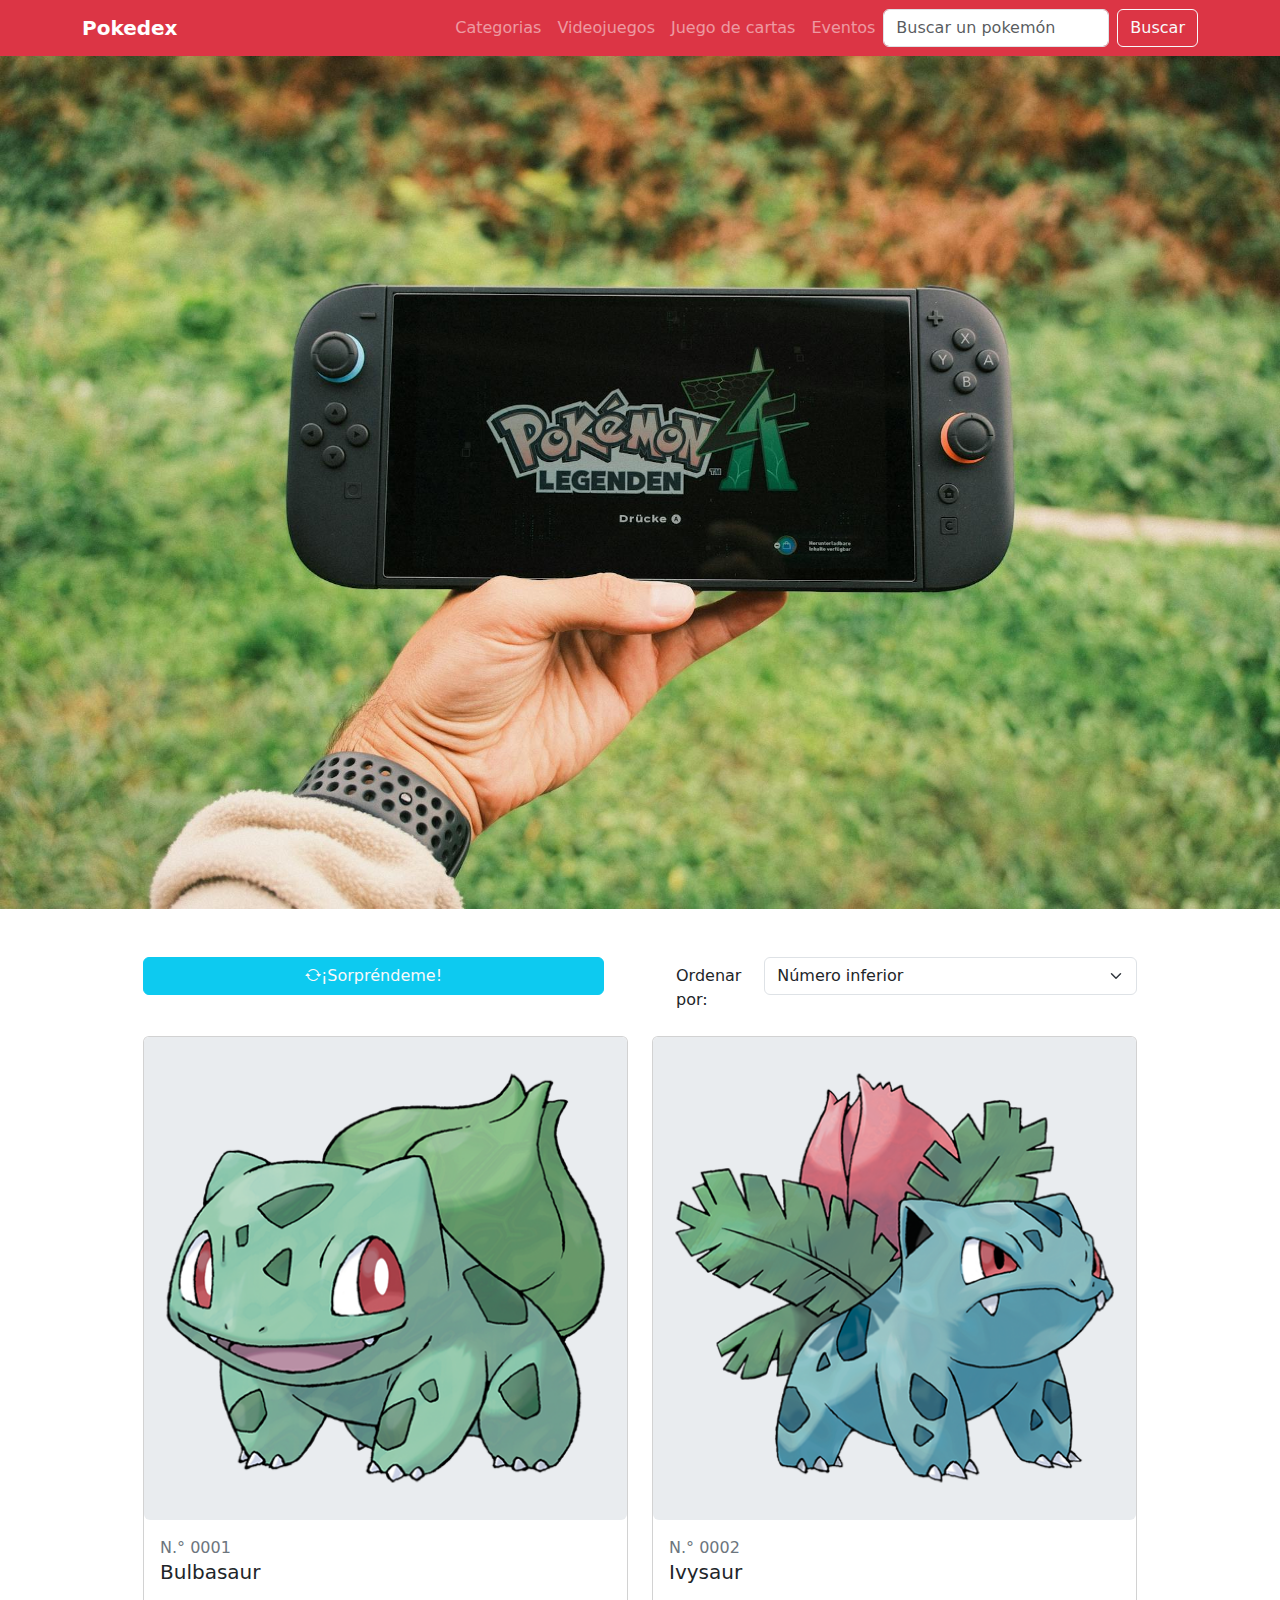
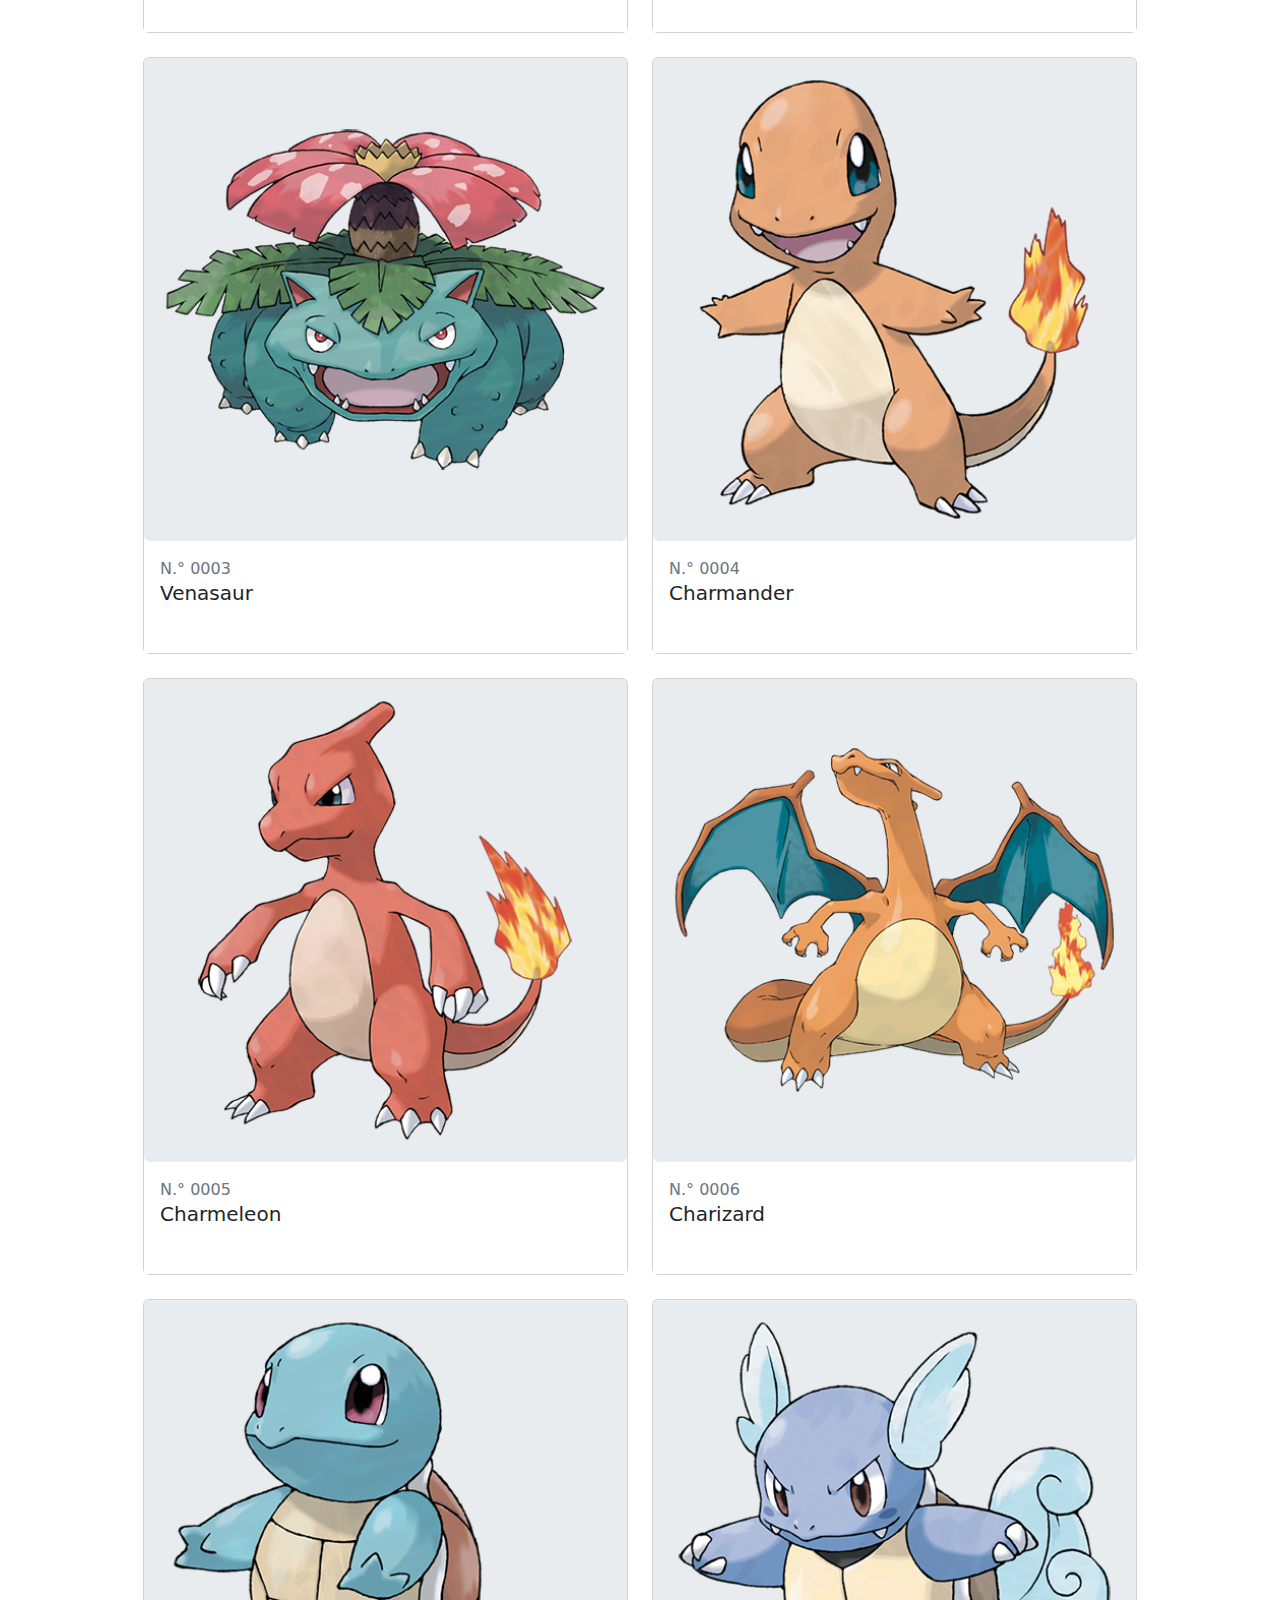
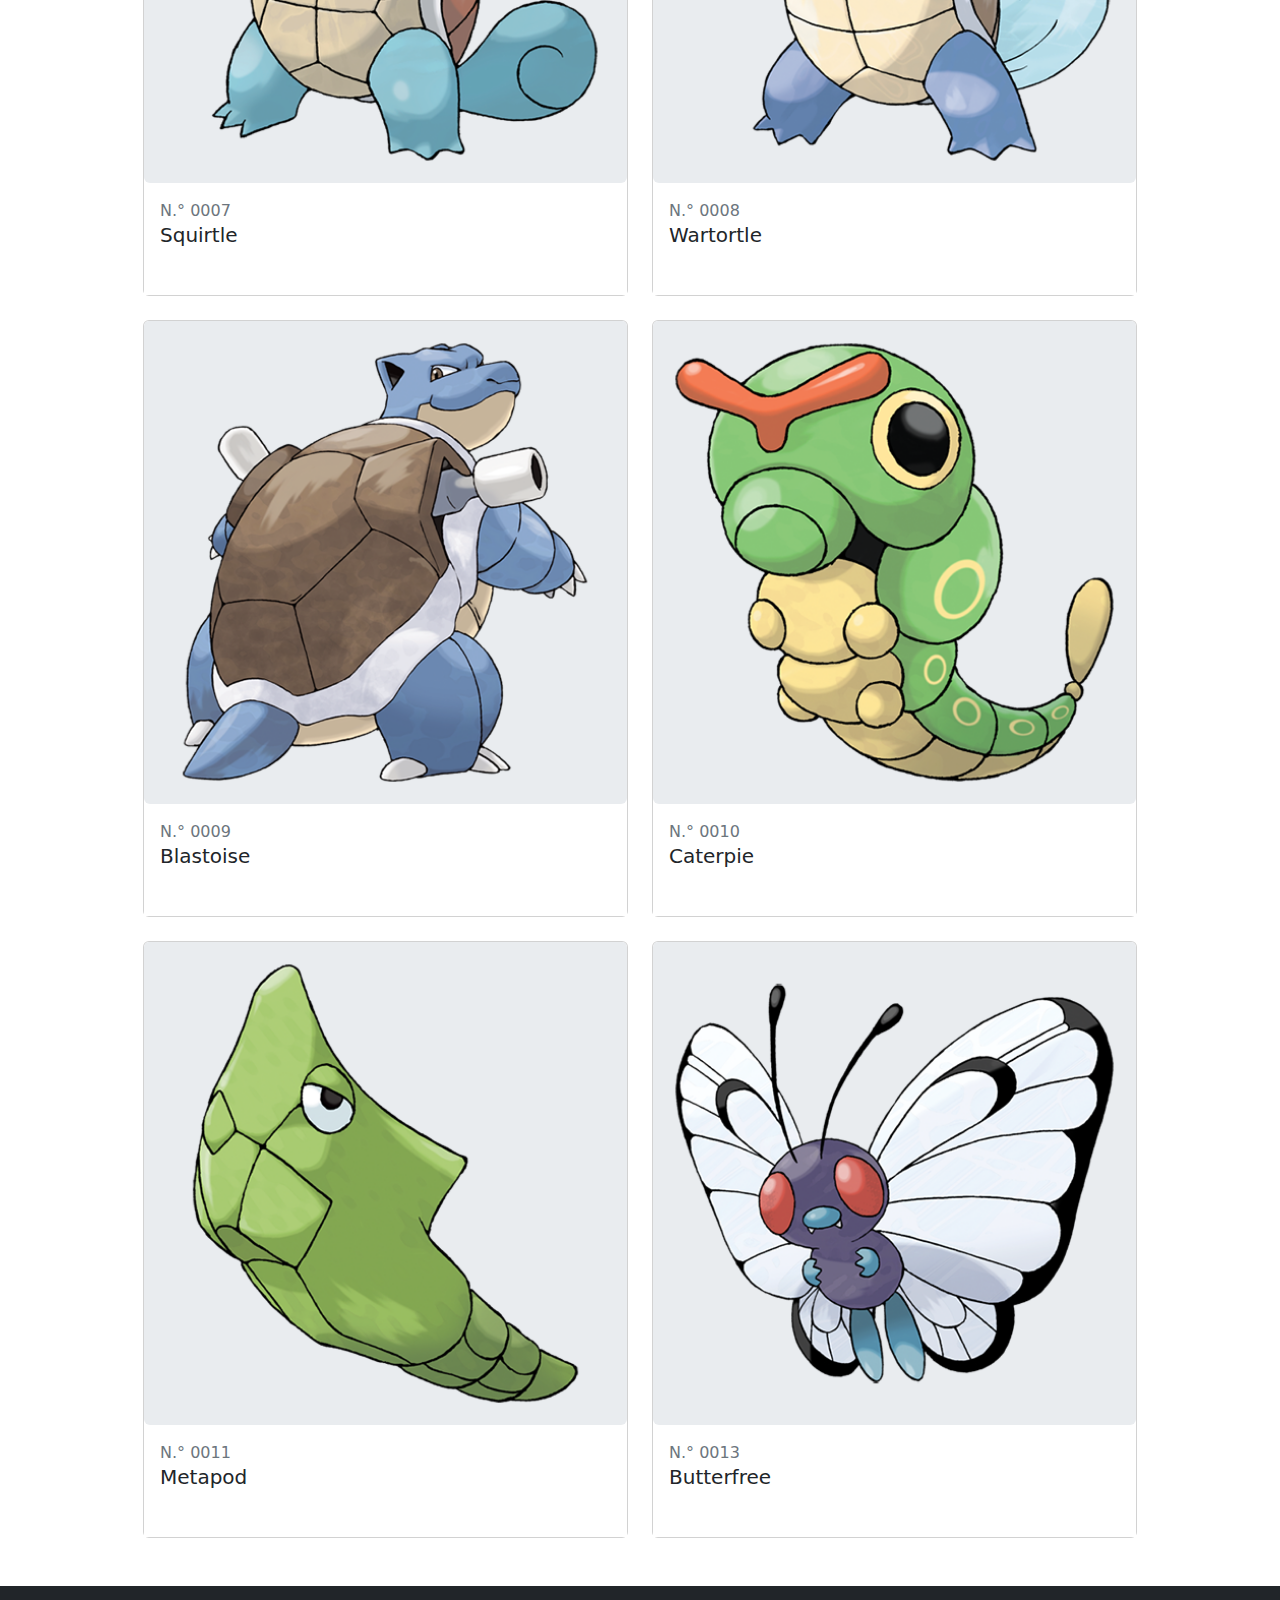
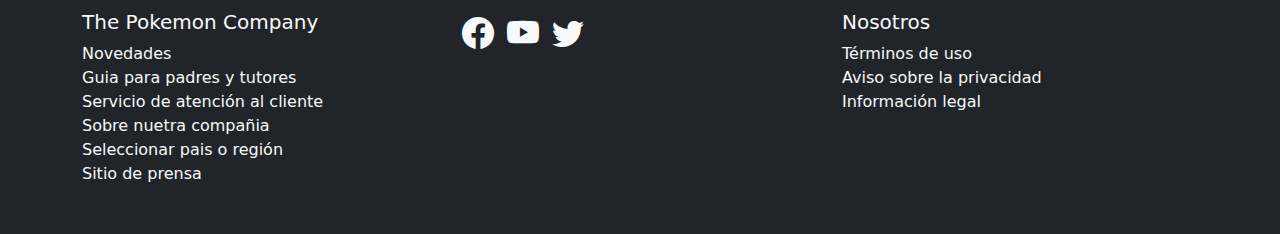
<file: index.html>
<!doctype html>
<html lang="es">
  <head>
    <meta charset="UTF-8" />
    <meta name="viewport" content="width=device-width, initial-scale=1.0" />
    <meta
      name="description"
      content="Pokedex, tu fuente de informacion actualizada sobre los mejores Pokemons del planeta"
    />
    <meta name="author" content="Ash Ketchum" />
    <link
      rel="stylesheet"
      href="https://cdn.jsdelivr.net/npm/bootstrap-icons@1.13.1/font/bootstrap-icons.min.css"
    />
    <link rel="stylesheet" href="./css/bootstrap.min.css" />
    <link rel="stylesheet" href="./css/style.css" />
    <title>Pokedex</title>
  </head>
  <body>
    <header>
      <nav class="navbar navbar-expand-lg bg-danger">
        <div class="container">
          <a class="navbar-brand text-white fw-bold" href="./index.html"
            >Pokedex</a
          >
          <button
            class="navbar-toggler"
            type="button"
            data-bs-toggle="collapse"
            data-bs-target="#botonHamburguesa"
          >
            <span class="navbar-toggler-icon"></span>
          </button>
          <div class="collapse navbar-collapse" id="botonHamburguesa">
            <ul class="navbar-nav ms-auto mb-2 mb-lg-0">
              <li class="nav-item">
                <a class="nav-link text-white-50" href="./pages/error404.html"
                  >Categorias</a
                >
              </li>
              <li class="nav-item">
                <a class="nav-link text-white-50" href="./pages/error404.html"
                  >Videojuegos</a
                >
              </li>
              <li class="nav-item">
                <a class="nav-link text-white-50" href="./pages/error404.html"
                  >Juego de cartas</a
                >
              </li>
              <li class="nav-item">
                <a class="nav-link text-white-50" href="./pages/error404.html"
                  >Eventos</a
                >
              </li>
            </ul>
            <form class="d-flex" role="search">
              <input
                type="search"
                class="form-control me-2"
                placeholder="Buscar un pokemón"
                aria-label="Search"
              />
              <button class="btn btn-outline-light" type="submit">
                Buscar
              </button>
            </form>
          </div>
        </div>
      </nav>
    </header>
    <main>
      <div class="mb-5">
        <img
          class="w-100 h-img"
          src="./img/Pokemon-leyend.jpg"
          alt="imagen de videojuego"
        />
      </div>
      <section class="container px-4 px-md-0">
        <div class="row gap-3 gap-md-5 mb-4 justify-content-md-center">
          <div class="col-md-5">
          <button type="button" class="btn btn-info text-light w-100">
            <i class="bi bi-arrow-repeat"></i>¡Sorpréndeme!
          </button>
          </div>
          <div class="col-md-5 d-flex align-items-baseline justify-content-md-end ">
            <label for="" class="me-2">Ordenar por:</label>
            <select
              class="form-select w-select"
              aria-label="Default select example"
            >
              <option selected>Número inferior</option>
              <option value="1">Número superior</option>
              <option value="2">A-Z</option>
              <option value="3">Z-A</option>
            </select>
          </div>
          </div>
          <div class="row gap-4 justify-content-center mb-5">
          <div class="card px-0 col-md-5">
            <img src="./img/Bulbasaur.png" class="card-img-top bg-body-secondary rounded-bottom" alt="imagen de bolbasor" />
            <div class="card-body bg-body">
                <p class="card-text text-secondary fw-medium mb-0">
                N.° 0001
              </p>
              <h5 class="card-title">Bulbasaur</h5>
              <span class="badge bg-planta">Planta</span>
              <span class="badge bg-veneno">Veneno</span>
            </div>
          </div>
          <div class="card px-0 col-md-5">
            <img src="./img/Ivysaur.png" class="card-img-top bg-body-secondary rounded-bottom" alt="imagen de ivysaur" />
            <div class="card-body bg-body">
                <p class="card-text text-secondary fw-medium mb-0">
                N.° 0002
              </p>
              <h5 class="card-title">Ivysaur</h5>
              <span class="badge bg-planta">Planta</span>
              <span class="badge bg-veneno">Veneno</span>
            </div>
          </div>
          <div class="card px-0 col-md-5">
            <img src="./img/Venasaur.png" class="card-img-top bg-body-secondary rounded-bottom" alt="imagen de Vensasaur" />
            <div class="card-body bg-body">
                <p class="card-text text-secondary fw-medium mb-0">
                N.° 0003
              </p>
              <h5 class="card-title">Venasaur</h5>
              <span class="badge bg-planta">Planta</span>
              <span class="badge bg-veneno">Veneno</span>
            </div>
          </div>
          <div class="card px-0 col-md-5">
            <img src="./img/Charmander.png" class="card-img-top bg-body-secondary rounded-bottom" alt="imagen de Charmander" />
            <div class="card-body bg-body">
                <p class="card-text text-secondary fw-medium mb-0">
                N.° 0004
              </p>
              <h5 class="card-title">Charmander</h5>
              <span class="badge bg-fuego">Fuego</span>
            </div>
          </div>
          <div class="card px-0 col-md-5">
            <img src="./img/Charmeleon.png" class="card-img-top bg-body-secondary rounded-bottom" alt="imagen de Charmeleon" />
            <div class="card-body bg-body">
                <p class="card-text text-secondary fw-medium mb-0">
                N.° 0005
              </p>
              <h5 class="card-title">Charmeleon</h5>
              <span class="badge bg-fuego">Fuego</span>
            </div>
          </div>
          <div class="card px-0 col-md-5">
            <img src="./img/Charizard.png" class="card-img-top bg-body-secondary rounded-bottom" alt="imagen de Charizard" />
            <div class="card-body bg-body">
                <p class="card-text text-secondary fw-medium mb-0">
                N.° 0006
              </p>
              <h5 class="card-title">Charizard</h5>
              <span class="badge bg-fuego">Fuego</span>
              <span class="badge bg-volador">Volador</span>
            </div>
          </div>
          <div class="card px-0 col-md-5">
            <img src="./img/Squirtle.png" class="card-img-top bg-body-secondary rounded-bottom" alt="imagen de Squirtle" />
            <div class="card-body bg-body">
                <p class="card-text text-secondary fw-medium mb-0">
                N.° 0007
              </p>
              <h5 class="card-title">Squirtle</h5>
              <span class="badge bg-agua">Agua</span>
            </div>
          </div>
          <div class="card px-0 col-md-5">
            <img src="./img/Wartortle.png" class="card-img-top bg-body-secondary rounded-bottom" alt="imagen de Wartortle" />
            <div class="card-body bg-body">
                <p class="card-text text-secondary fw-medium mb-0">
                N.° 0008
              </p>
              <h5 class="card-title">Wartortle</h5>
              <span class="badge bg-agua">Agua</span>
            </div>
          </div>
          <div class="card px-0 col-md-5">
            <img src="./img/Blastoise.png" class="card-img-top bg-body-secondary rounded-bottom" alt="imagen de Blastoise" />
            <div class="card-body bg-body">
                <p class="card-text text-secondary fw-medium mb-0">
                N.° 0009
              </p>
              <h5 class="card-title">Blastoise</h5>
              <span class="badge bg-agua">Agua</span>
            </div>
          </div>
          <div class="card px-0 col-md-5">
            <img src="./img/Caterpie.png" class="card-img-top bg-body-secondary rounded-bottom" alt="imagen de Caterpie" />
            <div class="card-body bg-body">
                <p class="card-text text-secondary fw-medium mb-0">
                N.° 0010
              </p>
              <h5 class="card-title">Caterpie</h5>
              <span class="badge bg-bicho">Bicho</span>
            </div>
          </div>
          <div class="card px-0 col-md-5">
            <img src="./img/Metapod.png" class="card-img-top bg-body-secondary rounded-bottom" alt="imagen de Metapod" />
            <div class="card-body bg-body">
                <p class="card-text text-secondary fw-medium mb-0">
                N.° 0011
              </p>
              <h5 class="card-title">Metapod</h5>
              <span class="badge bg-bicho">Bicho</span>
            </div>
          </div>
          <div class="card px-0 col-md-5">
            <img src="./img/Butterfree.png" class="card-img-top bg-body-secondary rounded-bottom" alt="imagen de Butterfree" />
            <div class="card-body bg-body">
                <p class="card-text text-secondary fw-medium mb-0">
                N.° 0013
              </p>
              <h5 class="card-title">Butterfree</h5>
              <span class="badge bg-bicho">Bicho</span>
              <span class="badge bg-volador">Volador</span>
            </div>
          </div>
          </div>
        
      </section>
    </main>
    <footer class="bg-dark py-4">
      <section class="container">
        <div class="row text-center text-md-start">
          <div class="col-12 col-md-6 col-lg-4 mb-2">
            <h5 class="text-light">The Pokemon Company</h5>
            <ul class="list-unstyled">
              <li>
                <a
                  class="link-underline link-underline-opacity-0 text-light"
                  href="./pages/error404.html"
                  >Novedades</a
                >
              </li>
              <li>
                <a
                  class="link-underline link-underline-opacity-0 text-light"
                  href="./pages/error404.html"
                  >Guia para padres y tutores</a
                >
              </li>
              <li>
                <a
                  class="link-underline link-underline-opacity-0 text-light"
                  href="./pages/error404.html"
                  >Servicio de atención al cliente</a
                >
              </li>
              <li>
                <a
                  class="link-underline link-underline-opacity-0 text-light"
                  href="./pages/error404.html"
                  >Sobre nuetra compañia</a
                >
              </li>
              <li>
                <a
                  class="link-underline link-underline-opacity-0 text-light"
                  href="./pages/error404.html"
                  >Seleccionar pais o región</a
                >
              </li>
              <li>
                <a
                  class="link-underline link-underline-opacity-0 text-light"
                  href="./pages/error404.html"
                  >Sitio de prensa</a
                >
              </li>
            </ul>
          </div>
          <div class="col-12 mb-3 col-md-6 col-lg-4">
            <a href="#"><i class="bi bi-facebook text-light fs-2 me-2"></i></a>
            <a href="#"><i class="bi bi-youtube text-light fs-2 me-2"></i></a>
            <a href="#"><i class="bi bi-twitter text-light fs-2"></i></a>
          </div>
          <div class="col-12 col-md-6 col-lg-4 d-md-flex">
            <div class="ms-md-auto ms-lg-0">
              <h5 class="text-light">Nosotros</h5>
              <ul class="list-unstyled">
                <li>
                  <a
                    class="link-underline link-underline-opacity-0 text-light"
                    href="./pages/error404.html"
                    >Términos de uso</a
                  >
                </li>
                <li>
                  <a
                    class="link-underline link-underline-opacity-0 text-light"
                    href="./pages/error404.html"
                    >Aviso sobre la privacidad</a
                  >
                </li>
                <li>
                  <a
                    class="link-underline link-underline-opacity-0 text-light"
                    href="./pages/error404.html"
                    >Información legal</a
                  >
                </li>
              </ul>
            </div>
          </div>
        </div>
      </section>
    </footer>
    <script src="./js/bootstrap.min.js"></script>
  </body>
</html>
</file>
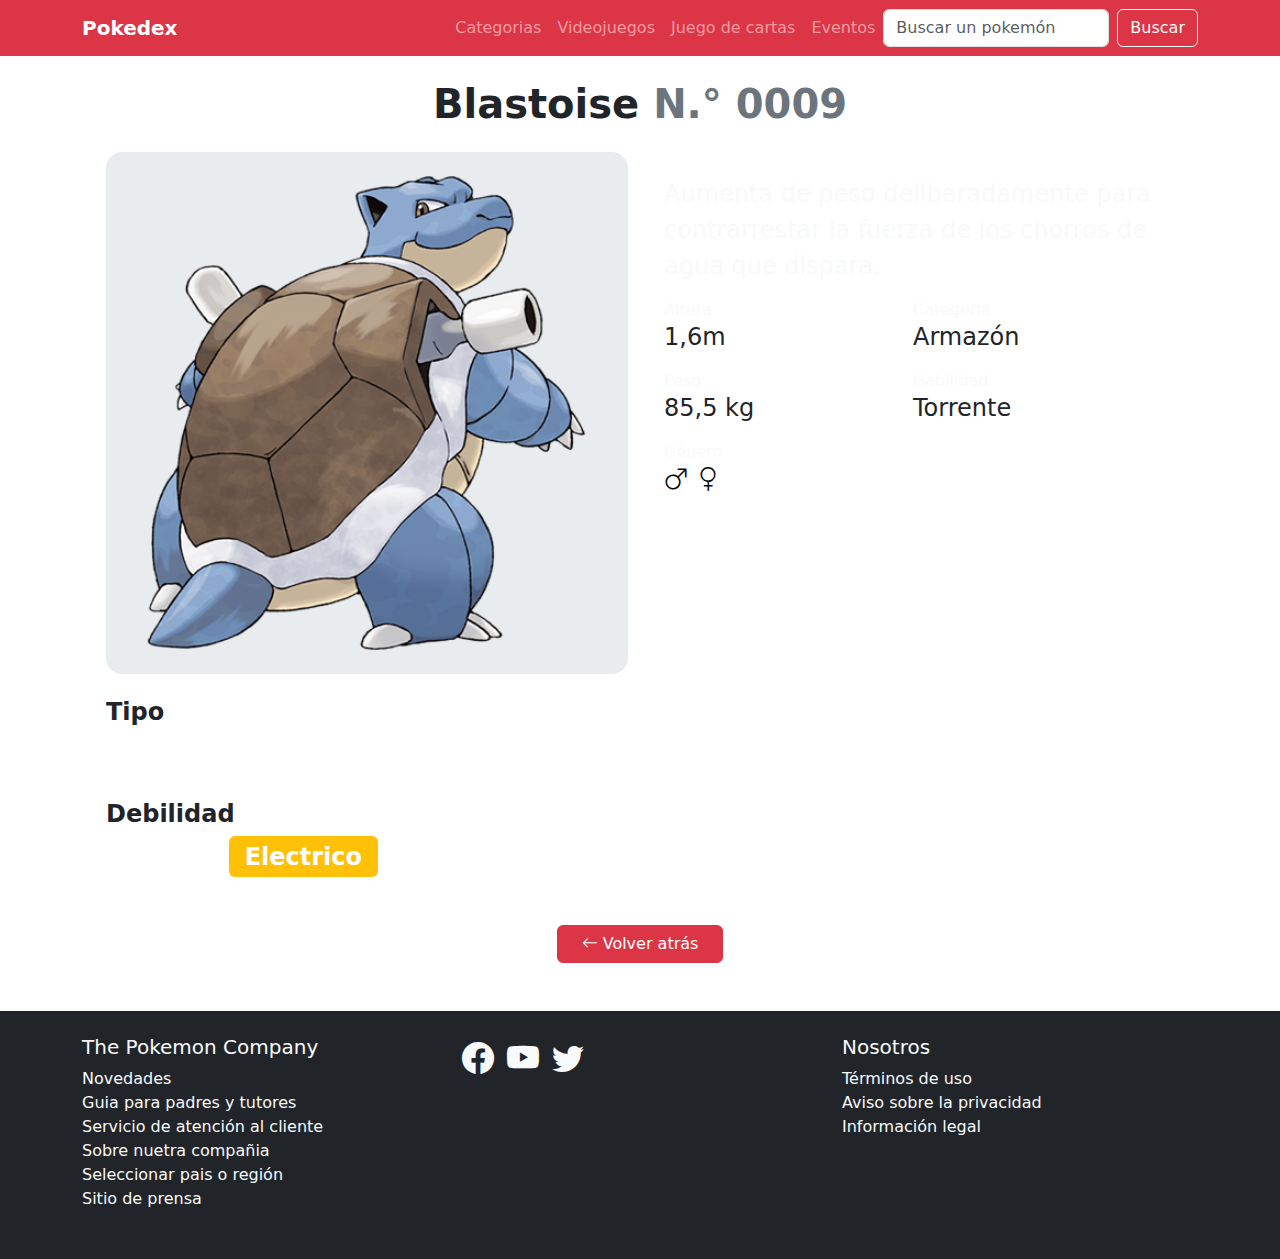
<file: pages/detalle.html>
<!doctype html>
<html lang="es">
  <head>
    <meta charset="UTF-8" />
    <meta name="viewport" content="width=device-width, initial-scale=1.0" />
    <meta
      name="description"
      content="Pokedex, tu fuente de informacion actualizada sobre los mejores Pokemons del planeta"
    />
    <meta name="author" content="Ash Ketchum" />
    <link
      rel="stylesheet"
      href="https://cdn.jsdelivr.net/npm/bootstrap-icons@1.13.1/font/bootstrap-icons.min.css"
    />
    <link rel="stylesheet" href="../css/bootstrap.min.css" />
    <link rel="stylesheet" href="../css/style.css" />
    <title>Pokedex</title>
  </head>
  <body>
    <header>
      <nav class="navbar navbar-expand-lg bg-danger">
        <div class="container">
          <a class="navbar-brand text-white fw-bold" href="../index.html"
            >Pokedex</a
          >
          <button
            class="navbar-toggler"
            type="button"
            data-bs-toggle="collapse"
            data-bs-target="#botonHamburguesa"
          >
            <span class="navbar-toggler-icon"></span>
          </button>
          <div class="collapse navbar-collapse" id="botonHamburguesa">
            <ul class="navbar-nav ms-auto mb-2 mb-lg-0">
              <li class="nav-item">
                <a class="nav-link text-white-50" href="../pages/detalle.html"
                  >Categorias</a
                >
              </li>
              <li class="nav-item">
                <a class="nav-link text-white-50" href="../pages/error404.html"
                  >Videojuegos</a
                >
              </li>
              <li class="nav-item">
                <a class="nav-link text-white-50" href="../pages/error404.html"
                  >Juego de cartas</a
                >
              </li>
              <li class="nav-item">
                <a class="nav-link text-white-50" href="../pages/error404.html"
                  >Eventos</a
                >
              </li>
            </ul>
            <form class="d-flex" role="search">
              <input
                type="search"
                class="form-control me-2"
                placeholder="Buscar un pokemón"
                aria-label="Search"
              />
              <button class="btn btn-outline-light" type="submit">
                Buscar
              </button>
            </form>
          </div>
        </div>
      </nav>
    </header>
    <main>
      <h1 class="fw-bold text-center mt-4">
        Blastoise <span class="text-secondary fw-bold">N.° 0009</span>
      </h1>
      <section class="container my-4">
        <article class="row container align-items-start mx-auto">
          <div class="col-md-6">
            <img
              class="bg-body-secondary rounded-4 w-100"
              src="../img/Blastoise.png"
              alt="imagen de blastoise"
            />
            <h4 class="fw-bold mt-4">Tipo</h4>
            <span class="badge bg-agua fs-4">Agua</span>
            <h4 class="fw-bold mt-4">Debilidad</h4>
            <span class="badge bg-planta fs-4">Planta</span>
            <span class="badge bg-warning fs-4">Electrico</span>
          </div>
          <div
            class="col-md-6 bg-detalle text-light fs-4 fw-medium rounded-4 p-4 my-4 my-md-0"
          >
            <p class="fw-normal">
              Aumenta de peso deliberadamente para contrarrestar la fuerza de
              los chorros de agua que dispara.
            </p>
            <div class="d-flex">
              <ul class="list-unstyled w-50 mb-0">
                <li>
                  <h6 class="mb-0">Altura</h6>
                  <p class="text-dark">1,6m</p>
                </li>
                <li>
                  <h6 class="mb-0">Peso</h6>
                  <p class="text-dark">85,5 kg</p>
                </li>
                <li>
                  <h6 class="mb-0">Género</h6>
                  <p class="text-black mb-0">
                    <i class="bi bi-gender-male"></i>
                    <i class="bi bi-gender-female"></i>
                  </p>
                </li>
              </ul>
              <ul class="list-unstyled w-50">
                <li>
                  <h6 class="mb-0">Categoria</h6>
                  <p class="text-dark">Armazón</p>
                </li>
                <li>
                  <h6 class="mb-0">Habilidad</h6>
                  <p class="text-dark">Torrente</p>
                </li>
              </ul>
            </div>
          </div>
        </article>
        <div class="text-center my-5">
         <a href="../index.html">
          <button type="button" class="btn btn-danger px-4">
            <i class="bi bi-arrow-left"></i> Volver atrás
          </button>
         </a>
        </div>
      </section>
    </main>
    <footer class="bg-dark py-4">
      <section class="container">
        <div class="row text-center text-md-start">
          <div class="col-12 col-md-6 col-lg-4 mb-2">
            <h5 class="text-light">The Pokemon Company</h5>
            <ul class="list-unstyled">
              <li>
                <a
                  class="link-underline link-underline-opacity-0 text-light"
                  href="./pages/error404.html"
                  >Novedades</a
                >
              </li>
              <li>
                <a
                  class="link-underline link-underline-opacity-0 text-light"
                  href="./pages/error404.html"
                  >Guia para padres y tutores</a
                >
              </li>
              <li>
                <a
                  class="link-underline link-underline-opacity-0 text-light"
                  href="./pages/error404.html"
                  >Servicio de atención al cliente</a
                >
              </li>
              <li>
                <a
                  class="link-underline link-underline-opacity-0 text-light"
                  href="./pages/error404.html"
                  >Sobre nuetra compañia</a
                >
              </li>
              <li>
                <a
                  class="link-underline link-underline-opacity-0 text-light"
                  href="./pages/error404.html"
                  >Seleccionar pais o región</a
                >
              </li>
              <li>
                <a
                  class="link-underline link-underline-opacity-0 text-light"
                  href="./pages/error404.html"
                  >Sitio de prensa</a
                >
              </li>
            </ul>
          </div>
          <div class="col-12 mb-3 col-md-6 col-lg-4">
            <a href="#"><i class="bi bi-facebook text-light fs-2 me-2"></i></a>
            <a href="#"><i class="bi bi-youtube text-light fs-2 me-2"></i></a>
            <a href="#"><i class="bi bi-twitter text-light fs-2"></i></a>
          </div>
          <div class="col-12 col-md-6 col-lg-4 d-md-flex">
            <div class="ms-md-auto ms-lg-0">
              <h5 class="text-light">Nosotros</h5>
              <ul class="list-unstyled">
                <li>
                  <a
                    class="link-underline link-underline-opacity-0 text-light"
                    href="./pages/error404.html"
                    >Términos de uso</a
                  >
                </li>
                <li>
                  <a
                    class="link-underline link-underline-opacity-0 text-light"
                    href="./pages/error404.html"
                    >Aviso sobre la privacidad</a
                  >
                </li>
                <li>
                  <a
                    class="link-underline link-underline-opacity-0 text-light"
                    href="./pages/error404.html"
                    >Información legal</a
                  >
                </li>
              </ul>
            </div>
          </div>
        </div>
      </section>
    </footer>
    <script src="../js/bootstrap.min.js"></script>
  </body>
</html>
</file>
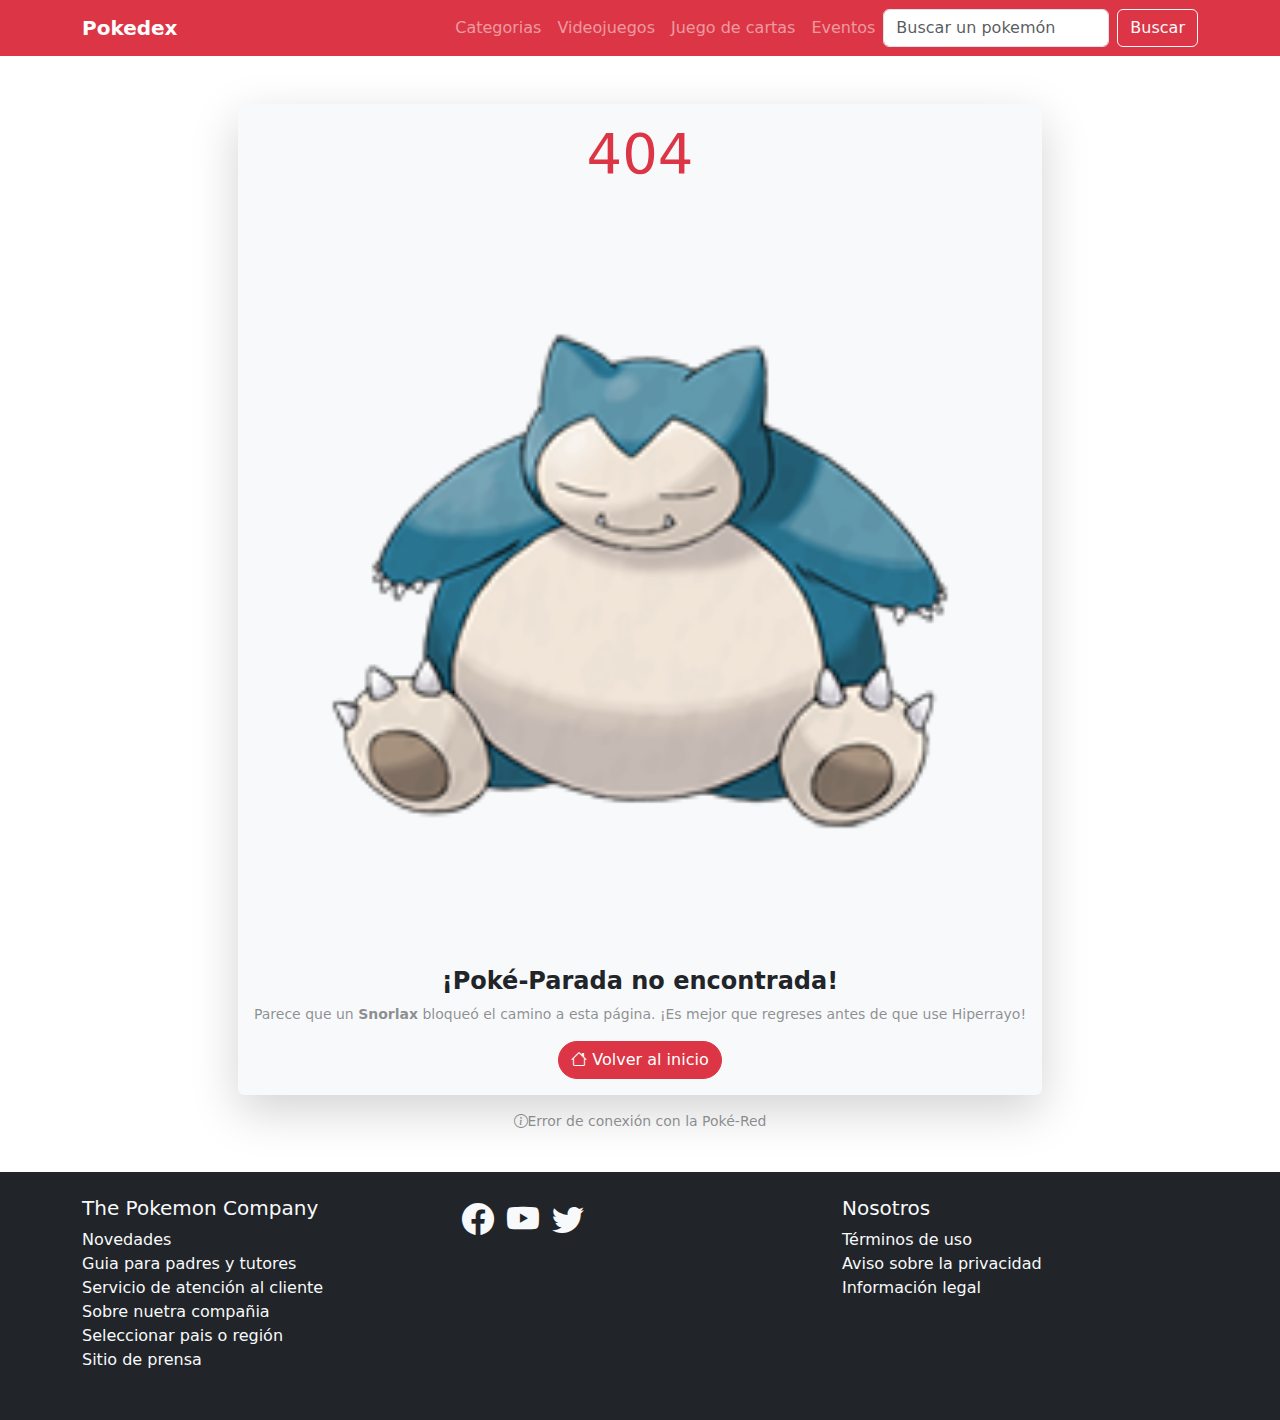
<file: pages/error404.html>
<!doctype html>
<html lang="es">
  <head>
    <meta charset="UTF-8" />
    <meta name="viewport" content="width=device-width, initial-scale=1.0" />
    <meta
      name="description"
      content="Pokedex, tu fuente de informacion actualizada sobre los mejores Pokemons del planeta"
    />
    <meta name="author" content="Ash Ketchum" />
    <link
      rel="stylesheet"
      href="https://cdn.jsdelivr.net/npm/bootstrap-icons@1.13.1/font/bootstrap-icons.min.css"
    />
    <link rel="stylesheet" href="../css/bootstrap.min.css" />
    <link rel="stylesheet" href="../css/style.css" />
    <title>Error 404</title>
  </head>
  <body>
    <header>
      <nav class="navbar navbar-expand-lg bg-danger">
        <div class="container">
          <a class="navbar-brand text-white fw-bold" href="../index.html"
            >Pokedex</a
          >
          <button
            class="navbar-toggler"
            type="button"
            data-bs-toggle="collapse"
            data-bs-target="#botonHamburguesa"
          >
            <span class="navbar-toggler-icon"></span>
          </button>
          <div class="collapse navbar-collapse" id="botonHamburguesa">
            <ul class="navbar-nav ms-auto mb-2 mb-lg-0">
              <li class="nav-item">
                <a class="nav-link text-white-50" href="../pages/detalle.html"
                  >Categorias</a
                >
              </li>
              <li class="nav-item">
                <a class="nav-link text-white-50" href="../pages/error404.html"
                  >Videojuegos</a
                >
              </li>
              <li class="nav-item">
                <a class="nav-link text-white-50" href="../pages/error404.html"
                  >Juego de cartas</a
                >
              </li>
              <li class="nav-item">
                <a class="nav-link text-white-50" href="../pages/error404.html"
                  >Eventos</a
                >
              </li>
            </ul>
            <form class="d-flex" role="search">
              <input
                type="search"
                class="form-control me-2"
                placeholder="Buscar un pokemón"
                aria-label="Search"
              />
              <button class="btn btn-outline-light" type="submit">
                Buscar
              </button>
            </form>
          </div>
        </div>
      </nav>
    </header>
    <main class="d-flex align-items-center justify-content-center">
      <section class="container d-flex flex-column align-items-center my-4">
        <article class="w-md-50 text-center shadow-lg p-3 mb-3 bg-body-tertiary rounded mt-4">
          <h1 class="display-4 text-danger">404</h1>
          <img src="../img/Snorlax.png" class="w-100" alt="imagen de Snorlax bloqueando el camino" />
          <h4 class="fw-bold">¡Poké-Parada no encontrada!</h4>
          <p class="text-body-tertiary small">Parece que un <b>Snorlax</b> bloqueó el camino a esta página. ¡Es mejor que regreses antes de que use Hiperrayo!</p>
          <a href="../index.html">
            <button type="button" class="btn btn-danger fw-medium rounded-5"><i class="bi bi-house"></i> Volver al inicio</button>
          </a>
        </article>
        <p class="text-body-tertiary small"><i class="bi bi-info-circle"></i>Error de conexión con la Poké-Red</p>
      </section>
    </main>
    <footer class="bg-dark py-4">
      <section class="container">
        <div class="row text-center text-md-start">
          <div class="col-12 col-md-6 col-lg-4 mb-2">
            <h5 class="text-light">The Pokemon Company</h5>
            <ul class="list-unstyled">
              <li>
                <a
                  class="link-underline link-underline-opacity-0 text-light"
                  href="./pages/error404.html"
                  >Novedades</a
                >
              </li>
              <li>
                <a
                  class="link-underline link-underline-opacity-0 text-light"
                  href="./pages/error404.html"
                  >Guia para padres y tutores</a
                >
              </li>
              <li>
                <a
                  class="link-underline link-underline-opacity-0 text-light"
                  href="./pages/error404.html"
                  >Servicio de atención al cliente</a
                >
              </li>
              <li>
                <a
                  class="link-underline link-underline-opacity-0 text-light"
                  href="./pages/error404.html"
                  >Sobre nuetra compañia</a
                >
              </li>
              <li>
                <a
                  class="link-underline link-underline-opacity-0 text-light"
                  href="./pages/error404.html"
                  >Seleccionar pais o región</a
                >
              </li>
              <li>
                <a
                  class="link-underline link-underline-opacity-0 text-light"
                  href="./pages/error404.html"
                  >Sitio de prensa</a
                >
              </li>
            </ul>
          </div>
          <div class="col-12 mb-3 col-md-6 col-lg-4">
            <a href="#"><i class="bi bi-facebook text-light fs-2 me-2"></i></a>
            <a href="#"><i class="bi bi-youtube text-light fs-2 me-2"></i></a>
            <a href="#"><i class="bi bi-twitter text-light fs-2"></i></a>
          </div>
          <div class="col-12 col-md-6 col-lg-4 d-md-flex">
            <div class="ms-md-auto ms-lg-0">
              <h5 class="text-light">Nosotros</h5>
              <ul class="list-unstyled">
                <li>
                  <a
                    class="link-underline link-underline-opacity-0 text-light"
                    href="./pages/error404.html"
                    >Términos de uso</a
                  >
                </li>
                <li>
                  <a
                    class="link-underline link-underline-opacity-0 text-light"
                    href="./pages/error404.html"
                    >Aviso sobre la privacidad</a
                  >
                </li>
                <li>
                  <a
                    class="link-underline link-underline-opacity-0 text-light"
                    href="./pages/error404.html"
                    >Información legal</a
                  >
                </li>
              </ul>
            </div>
          </div>
        </div>
      </section>
    </footer>
    <script src="../js/bootstrap.min.js"></script>
  </body>
</html>
</file>
<file: css/style.css>
body{
    min-height: 100vh;
    display: flex;
    flex-direction: column;
}

main{
    flex-grow: 1;
}
</file>
